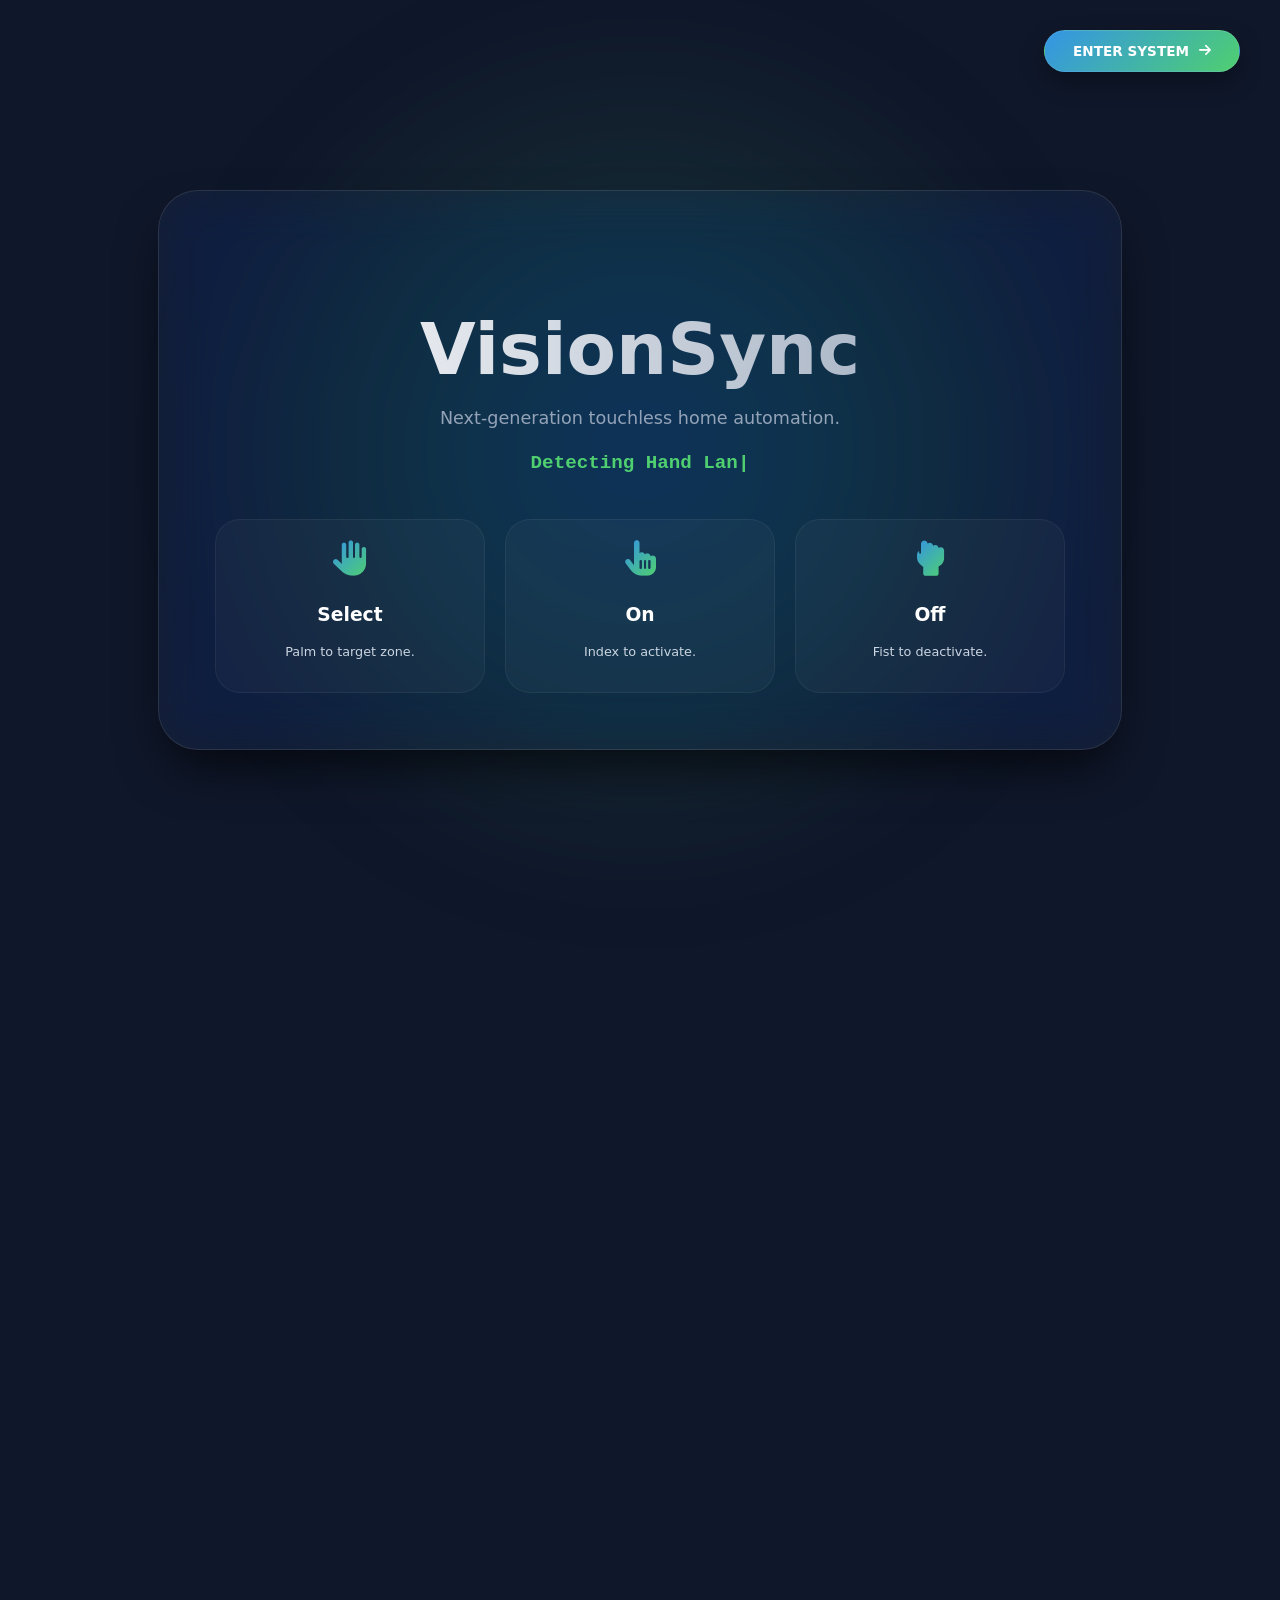
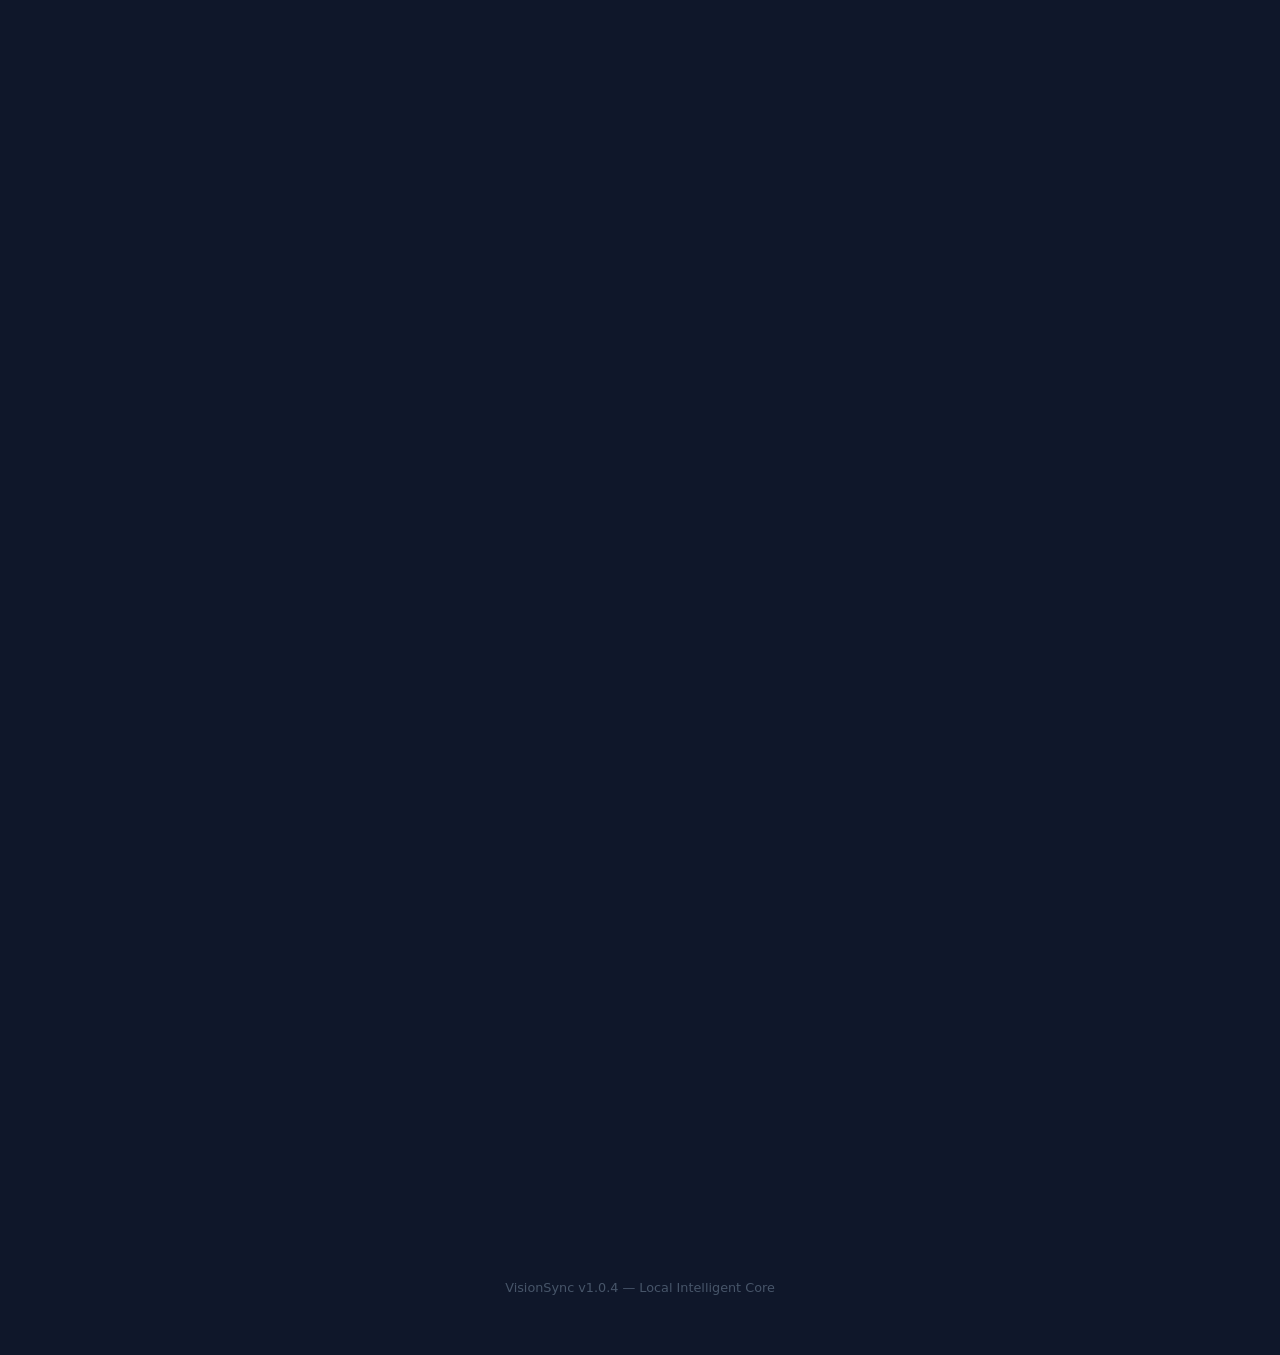
<file: templates/landing.html>
<!DOCTYPE html>
<html lang="en">
<head>
    <meta charset="UTF-8">
    <meta name="viewport" content="width=device-width, initial-scale=1.0">
    <title>VisionSync | Home</title>
    <link rel="stylesheet" href="https://cdnjs.cloudflare.com/ajax/libs/font-awesome/6.5.1/css/all.min.css">
    <style>
        :root {
            --primary: #3494e6;
            --secondary: #4fcf70;
            --bg-dark: #0f172a;
        }

        html { 
            scroll-behavior: smooth; 
            scroll-snap-type: y mandatory;
            scrollbar-width: none; 
        }
        html::-webkit-scrollbar { display: none; }

        body {
            margin: 0; padding: 0;
            font-family: 'Inter', system-ui, sans-serif;
            background-color: var(--bg-dark);
            color: white;
            overflow-x: hidden;
            /* Added physical separation between sections */
            display: flex;
            flex-direction: column;
        }

        .fixed-action-btn {
            position: fixed;
            top: 30px;
            right: 40px;
            z-index: 2000;
            background: linear-gradient(135deg, var(--primary), var(--secondary));
            color: white;
            text-decoration: none;
            padding: 12px 28px;
            border-radius: 50px;
            font-weight: 700;
            font-size: 0.85rem;
            transition: 0.4s cubic-bezier(0.175, 0.885, 0.32, 1.275);
            box-shadow: 0 10px 25px rgba(0, 0, 0, 0.3);
            display: flex;
            align-items: center;
            gap: 10px;
            border: 1px solid rgba(255, 255, 255, 0.1);
        }

        .fixed-action-btn:hover {
            transform: scale(1.05) translateY(-2px);
            box-shadow: 0 15px 35px rgba(79, 207, 112, 0.4);
        }

        .bg-glow {
            position: fixed;
            top: 50%; left: 50%;
            width: 800px; height: 800px;
            background: radial-gradient(circle, rgba(52, 148, 230, 0.15) 0%, rgba(79, 207, 112, 0.1) 50%, transparent 70%);
            z-index: -1;
            filter: blur(80px);
            transform: translate(-50%, -50%);
            animation: pulse-bg 10s infinite alternate;
        }

        @keyframes pulse-bg {
            from { transform: translate(-55%, -55%) scale(1); }
            to { transform: translate(-45%, -45%) scale(1.1); }
        }

        section {
            /* Changed to min-height to prevent content overflow/overlap */
            min-height: 100vh;
            width: 100%;
            display: flex;
            align-items: center;
            justify-content: center;
            /* Snap points */
            scroll-snap-align: start;
            scroll-snap-stop: always;
            position: relative;
            padding: 20px 0; /* Breathable space */
        }

        .container {
            position: relative;
            z-index: 10;
            background: rgba(255, 255, 255, 0.03);
            backdrop-filter: blur(25px) saturate(180%);
            -webkit-backdrop-filter: blur(25px) saturate(180%);
            border: 1px solid rgba(255, 255, 255, 0.1);
            padding: 3.5rem;
            border-radius: 40px;
            text-align: center;
            max-width: 850px;
            width: 90%;
            box-shadow: 0 25px 50px -12px rgba(0, 0, 0, 0.7);
            transition: all 0.8s cubic-bezier(0.16, 1, 0.3, 1);
        }

        h1 { 
            font-size: clamp(2.5rem, 8vw, 4.5rem); 
            font-weight: 800; 
            margin-bottom: 0.5rem; 
            background: linear-gradient(to right, #fff, #94a3b8); 
            -webkit-background-clip: text; 
            -webkit-text-fill-color: transparent; 
        }

        .tagline { color: #94a3b8; font-size: 1.1rem; margin-bottom: 1.5rem; }

        .typewriter-box { height: 35px; margin-bottom: 2rem; font-family: monospace; color: var(--secondary); font-weight: bold; font-size: 1.2rem; }

        .guide-grid { display: grid; grid-template-columns: repeat(auto-fit, minmax(180px, 1fr)); gap: 20px; margin-top: 1rem; }
        .guide-item { background: rgba(255, 255, 255, 0.03); padding: 20px; border-radius: 25px; border: 1px solid rgba(255, 255, 255, 0.05); }
        
        .guide-item i { 
            font-size: 2.2rem; margin-bottom: 10px; display: inline-block;
            background: linear-gradient(135deg, var(--primary), var(--secondary)); 
            -webkit-background-clip: text; -webkit-text-fill-color: transparent; 
        }

        .reveal { opacity: 0; transform: translateY(50px) scale(0.95); filter: blur(10px); }
        .reveal.active { opacity: 1; transform: translateY(0) scale(1); filter: blur(0); }

        footer { padding: 60px 40px; text-align: center; color: #475569; font-size: 0.8rem; scroll-snap-align: end; }
    </style>
</head>
<body>
    <div class="bg-glow"></div>

    <a href="/dashboard" class="fixed-action-btn">
        <span>ENTER SYSTEM</span>
        <i class="fas fa-arrow-right"></i>
    </a>

    <section id="hero">
        <div class="container active">
            <h1>VisionSync</h1>
            <p class="tagline">Next-generation touchless home automation.</p>
            <div class="typewriter-box"><span id="typewriter"></span><span class="cursor">|</span></div>
            <div class="guide-grid">
                <div class="guide-item"><i class="fas fa-hand-paper"></i><h3>Select</h3><p style="font-size:0.8rem;color:#cbd5e1">Palm to target zone.</p></div>
                <div class="guide-item"><i class="fas fa-hand-pointer"></i><h3>On</h3><p style="font-size:0.8rem;color:#cbd5e1">Index to activate.</p></div>
                <div class="guide-item"><i class="fas fa-hand-back-fist"></i><h3>Off</h3><p style="font-size:0.8rem;color:#cbd5e1">Fist to deactivate.</p></div>
            </div>
        </div>
    </section>

    <section>
        <div class="container reveal">
            <h2 style="font-size: 2.5rem; margin: 0; font-weight: 800;">Intelligence</h2>
            <p class="tagline">Neural processing with sub-15ms latency.</p>
            <div class="guide-grid">
                <div class="guide-item"><i class="fas fa-microchip"></i><h3>Edge Logic</h3><p style="font-size:0.8rem;color:#cbd5e1">100% local processing.</p></div>
                <div class="guide-item"><i class="fas fa-bolt-lightning"></i><h3>Instant Sync</h3><p style="font-size:0.8rem;color:#cbd5e1">Real-time response.</p></div>
            </div>
        </div>
    </section>

    <section>
        <div class="container reveal">
            <h2 style="font-size: 2.5rem; margin: 0; font-weight: 800;">Privacy Core</h2>
            <p class="tagline">Security by design.</p>
            <div class="guide-grid">
                <div class="guide-item">
                    <i class="fas fa-shield-halved"></i> <h3>Encrypted</h3>
                    <p style="font-size:0.8rem;color:#cbd5e1">Local node security.</p>
                </div>
                <div class="guide-item"><i class="fas fa-eye-slash"></i><h3>No Logs</h3><p style="font-size:0.8rem;color:#cbd5e1">Frames purged instantly.</p></div>
            </div>
        </div>
    </section>

    <footer>VisionSync v1.0.4 — Local Intelligent Core</footer>

    <script>
        const textElement = document.getElementById('typewriter');
        const phrases = ["Detecting Hand Landmarks...", "Gesture Recognition Active.", "System Ready for Input...."];
        let pIdx = 0, cIdx = 0, isDel = false;

        function typeEffect() {
            const current = phrases[pIdx];
            textElement.textContent = isDel ? current.substring(0, cIdx--) : current.substring(0, cIdx++);
            let speed = isDel ? 40 : 80;
            if (!isDel && cIdx === current.length) { speed = 2000; isDel = true; }
            else if (isDel && cIdx === 0) { isDel = false; pIdx = (pIdx + 1) % phrases.length; speed = 500; }
            setTimeout(typeEffect, speed);
        }

        const observer = new IntersectionObserver((entries) => {
            entries.forEach(entry => {
                if (entry.isIntersecting) {
                    entry.target.classList.add('active');
                } else {
                    entry.target.classList.remove('active');
                }
            });
        }, { threshold: 0.6 }); // High threshold ensures only one section animates at a time

        document.querySelectorAll('.reveal').forEach(el => observer.observe(el));
        window.onload = typeEffect;
    </script>
</body>
</html>
</file>
